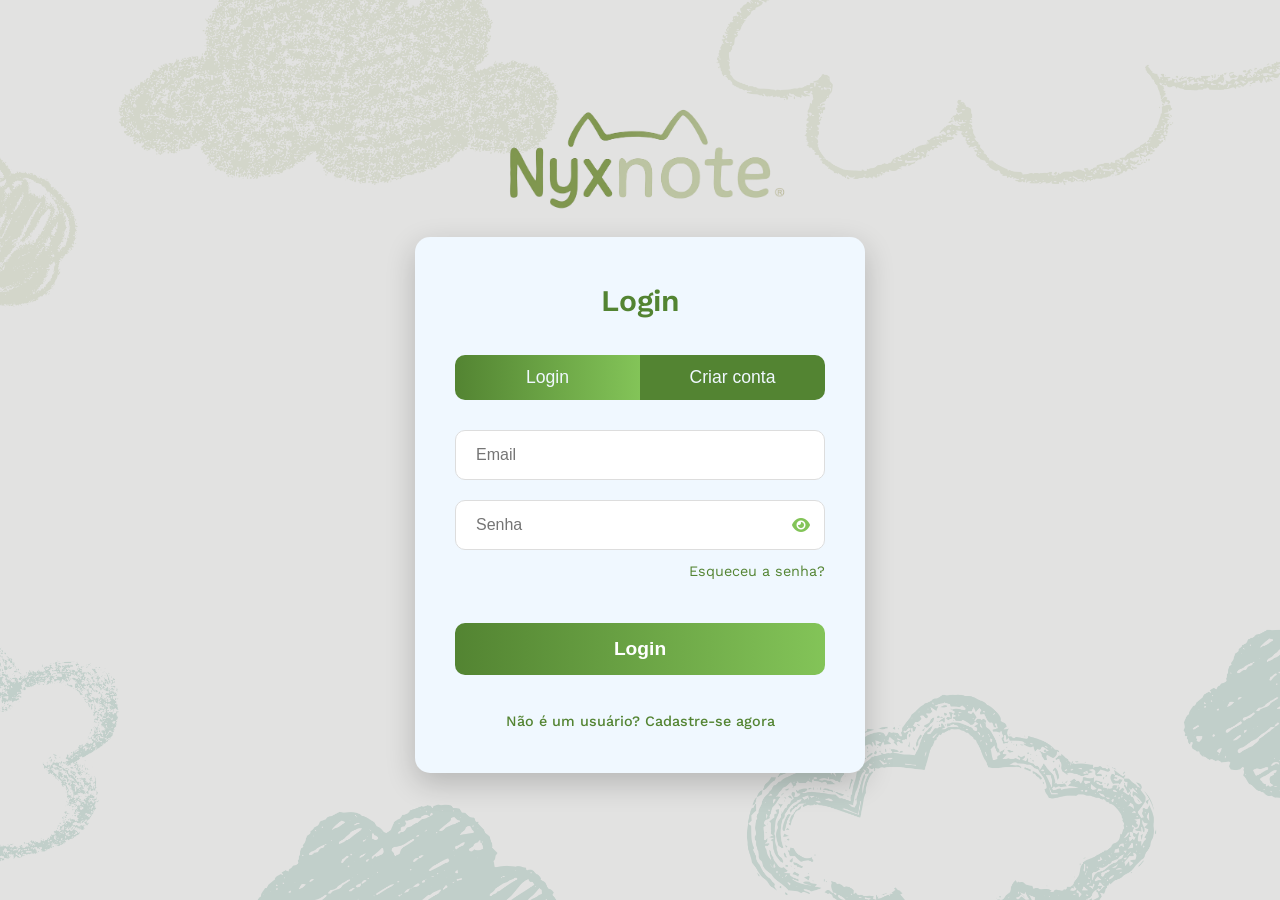
<file: pages/index.html>
<!DOCTYPE html>
<html lang="pt-BR">

<head>
    <!-- Configuração básica do documento -->
    <meta charset="UTF-8">
    <meta name="viewport" content="width=device-width, initial-scale=1.0">
    <title>NyxNote - Login</title>

    <!-- CSS personalizado para o login -->
    <link rel="stylesheet" href="/assets/css/login.css">

    <!-- Ícones do Font Awesome -->
    <link rel="stylesheet" href="https://cdnjs.cloudflare.com/ajax/libs/font-awesome/6.4.0/css/all.min.css">

    <!-- Ícone do site -->
    <link rel="shortcut icon" href="/assets/image/mascote.PNG" type="image/x-icon">
</head>

<body>
    <header>
        <!-- Cabeçalho vazio (poderia ter uma logo, menu, etc.) -->
    </header>

    <!-- Logo centralizada -->
    <center>
        <img src="/assets/image/logo.png" alt="NyxNote Logo" width="300px">
    </center>

    <!-- Container principal do formulário -->
    <main class="container">
        <div class="formbox">
            <h2>Login</h2>

            <!-- Botões de alternância entre login e cadastro -->
            <div class="buttonform">
                <button id="loginbutton" class="buttonativo" onclick="mostrarform('login')">Login</button>
                <button id="criarbutton" class="buttoncriar" onclick="mostrarform('criarconta')">Criar conta</button>
            </div>

            <!-- Formulário de login -->
            <form id="loginform">
                <input type="email" placeholder="Email" id="loginEmail" name="loginEmail">

                <div class="password">
                    <input type="password" placeholder="Senha" id="loginPassword" name="loginPassword">
                    <!-- Ícone para mostrar/ocultar senha -->
                    <i class="fas fa-eye toggle-password" data-target="loginPassword"></i>
                </div>

                <!-- Link para redefinir senha -->
                <p class="esqueceusenha"><a href="#" id="abrir">Esqueceu a senha?</a></p>

                <button type="submit" class="submitloginbutton">Login</button>

                <!-- Link para ir ao cadastro (mostrado se estiver no login) -->
                <p class="toggle-form-link" id="linkToSignup"><a href="#">Não é um usuário? Cadastre-se agora</a></p>
            </form>

            <!-- Formulário de cadastro -->
            <form id="cadastroform">
                <input type="text" placeholder="Username" id="cadastroNome" name="cadastroNome" required>
                <input type="email" placeholder="Email" id="cadastroEmail" name="cadastroEmail" required>

                <div class="password">
                    <input type="password" placeholder="Senha" id="cadastroSenha" name="cadastroSenha" required>
                    <!-- Ícone para mostrar/ocultar senha -->
                    <i class="fas fa-eye toggle-password" data-target="cadastroSenha"></i>
                </div>

                <button type="submit" class="submitcadastro">Cadastrar</button>

                <!-- Link para voltar ao login (mostrado se estiver no cadastro) -->
                <p class="toggle-form-link" id="linkToLogin"><a href="#">Já é um usuário? Entrar</a></p>
            </form>

            <!-- Caixa de mensagens para login e cadastro -->
            <div id="messageBox"
                style="display: none; padding: 10px; margin-top: 15px; border-radius: 8px; text-align: center;"></div>

            <div id="cadastroMessageBox"
                style="display: none; padding: 10px; margin-top: 15px; border-radius: 8px; text-align: center;"></div>
        </div>
    </main>

    <!-- Modal para redefinir senha -->
    <div id="esqueceusenhamodal" class="modal">
        <div class="modalcontent">
            <span class="fechar" id="fecharesqueceusenhamodal">&times;</span>
            <h2>Redefinir Senha</h2>

            <form id="esqueceusenhaForm">
                <input type="email" placeholder="Seu e-mail cadastrado" id="resetEmail" required>
                <button type="submit" class="submitloginbutton">Enviar link de redefinição</button>
            </form>

            <div id="esqueceusenhabox"></div>
        </div>
    </div>

    <!-- Scripts principais -->
    <script type="module" src="/assets/js/login.js"></script>
 
</body>
</html>
</file>
<file: assets/css/login.css>
@import url('https://fonts.googleapis.com/css2?family=Work+Sans:ital,wght@0,100..900;1,100..900&display=swap');

/* Reset de estilos para todos os elementos */
* {
    margin: 0;
    padding: 0;
    box-sizing: border-box;
}

/* Estilos para o corpo da página */
body {
    font-family: "Work Sans", sans-serif;
    font-optical-sizing: auto;
    font-weight: 400;
    font-style: normal;
    min-height: 100vh;
    background-attachment: fixed;
    line-height: 1.6;
    background-image: url('/assets/image/background.png');
    background-size: cover;
    background-repeat: no-repeat;
    background-position: center;
    text-align: center;
    padding: 20px;
    display: flex;
    flex-direction: column;
    justify-content: center;
    align-items: center;
}

/* Estilos para o contêiner principal */
main.container {
    display: flex;
    justify-content: center;
    align-items: center;
    width: 100%;
    max-width: 450px;
    margin: 20px auto;
}

/* Estilos para a caixa do formulário */
.formbox {
    background-color: aliceblue;
    padding: 40px;
    border-radius: 15px;
    box-shadow: 0 10px 30px rgba(0, 0, 0, 0.2);
    text-align: center;
    width: 100%;
    position: relative;
    overflow: hidden;
}

/* Estilos para o título dentro da caixa do formulário */
.formbox h2 {
    font-size: 30px;
    margin-bottom: 30px;
    color: #538432;
    font-weight: 600;
}

/* Estilos para os botões de alternância de formulário */
.buttonform {
    display: flex;
    justify-content: space-between;
    margin-bottom: 30px;
    background-color: aliceblue;
    border-radius: 10px;
    overflow: hidden;
}

/* Estilos base para os botões dentro do botão de formulário */
.buttonform button {
    flex: 1;
    padding: 12px 0;
    border: none;
    background-color: #538432;
    font-size: 1.1rem;
    font-weight: 500;
    cursor: pointer;
    transition: all 0.3s ease;
    color: aliceblue;
}

/* Estilos para o botão ativo no formulário */
.buttonform .buttonativo {
    background: linear-gradient(to right, #538432, #83c458);
    color: aliceblue;
    box-shadow: 0 4px 15px rgba(0, 0, 0, 0.1);
}

/* Estilos para os formulários de login e cadastro (ocultos por padrão) */
#loginform,
#cadastroform {
    display: flex;
    flex-direction: column;
    gap: 20px;
    transition: all 0.5s ease;
    width: 100%;
    padding: 0;
    position: absolute;
    top: 170px;
    left: 50%;
    transform: translateX(-50%);
    opacity: 0;
    height: 0;
    overflow: hidden;
    pointer-events: none;
}

/* Estilos para os formulários de login e cadastro quando ativos */
#loginform.active,
#cadastroform.active {
    opacity: 1;
    height: auto;
    position: static;
    transform: translateX(0);
    pointer-events: auto;
}

/* Estilos para os campos de entrada de texto nos formulários */
#loginform input,
#cadastroform input {
    width: 100%;
    padding: 15px 20px;
    border: 1px solid #ddd;
    border-radius: 10px;
    font-size: 1em;
    outline: none;
    transition: border-color 0.3s ease;
    box-sizing: border-box;
}

/* Estilos para os campos de entrada de texto em foco */
#loginform input:focus,
#cadastroform input:focus {
    border-color: #83c458;
}

/* Estilos para o contêiner da senha */
.password {
    position: relative;
    width: 100%;
}

/* Estilos para o campo de entrada de senha */
.password input {
    padding-right: 45px;
}

/* Estilos para o botão de alternar visibilidade da senha */
.toggle-password {
    position: absolute;
    right: 15px;
    top: 50%;
    transform: translateY(-50%);
    cursor: pointer;
    color: #83c458;
}

/* Estilos para o botão de alternar visibilidade da senha ao passar o mouse */
.toggle-password:hover {
    color: #538432;
}

/* Estilos para o link "Esqueceu a senha?" */
.esqueceusenha {
    text-align: right;
    margin-top: -10px;
    margin-bottom: 10px;
    font-size: 0.9em;
}

/* Estilos para o link dentro de "Esqueceu a senha?" */
.esqueceusenha a {
    color: #538432;
    text-decoration: none;
    transition: color 0.3s ease;
}

/* Estilos para o link dentro de "Esqueceu a senha?" ao passar o mouse */
.esqueceusenha a:hover {
    color: #83c458;
}

/* Estilos para os botões de envio dos formulários */
.submitloginbutton,
.submitcadastro {
    width: 100%;
    padding: 15px 0;
    border: none;
    border-radius: 10px;
    font-size: 1.2em;
    font-weight: 600;
    color: #fff;
    cursor: pointer;
    transition: background 0.3s ease, transform 0.2s ease;
    margin-top: 10px;
}

/* Estilos específicos para o botão de login */
.submitloginbutton {
    background: linear-gradient(to right, #538432, #83c458);
}

/* Estilos específicos para o botão de cadastro */
.submitcadastro {
    background: linear-gradient(to right, #83c458, #538432);
}

/* Estilos para os botões de envio ao passar o mouse */
.submitloginbutton:hover,
.submitcadastro:hover {
    transform: translateY(-2px);
    box-shadow: 0 5px 15px rgba(0, 0, 0, 0.1);
}

/* Estilos para o link de alternar entre formulários */
.toggle-form-link {
    margin-top: 15px;
    font-size: 0.9em;
    color: #666;
}

/* Estilos para o link de alternar entre formulários */
.toggle-form-link a {
    color: #538432;
    text-decoration: none;
    font-weight: 500;
    transition: color 0.3s ease;
}

/* Estilos para o link de alternar entre formulários ao passar o mouse */
.toggle-form-link a:hover {
    color: #83c458;
}

/* Estilos para o rodapé */
footer {
    margin-top: 40px;
    color: #ccc;
    font-size: 0.8em;
}

/* Media query para telas menores (mobile) */
@media (max-width: 480px) {
    /* Ajustes de preenchimento para a caixa do formulário */
    .formbox {
        padding: 25px;
    }

    /* Ajustes de tamanho de fonte para o título da caixa do formulário */
    .formbox h2 {
        font-size: 1.8em;
    }

    /* Ajustes de tamanho de fonte e preenchimento para os botões de alternância */
    .buttonform button {
        font-size: 1em;
        padding: 10px 0;
    }

    /* Ajustes de preenchimento para os campos de entrada */
    #loginform input,
    #cadastroform input {
        padding: 12px 15px;
    }

    /* Ajustes de tamanho de fonte e preenchimento para os botões de envio */
    .submitloginbutton,
    .submitcadastro {
        font-size: 1em;
        padding: 12px 0;
    }

    /* Ajustes de posição para os formulários */
    #loginform,
    #cadastroform {
        top: 150px;
    }
}

/* Estilos para o modal (popup) */
.modal {
    display: none;
    position: fixed;
    z-index: 999;
    top: 0;
    left: 0;
    width: 100%;
    height: 100%;
    background-color: rgba(0, 0, 0, 0.6);
    justify-content: center;
    align-items: center;
    padding: 20px;
    box-sizing: border-box;
}

/* Estilos para o conteúdo do modal */
.modalcontent {
    background-color: #fff;
    padding: 40px;
    border-radius: 15px;
    max-width: 300px;
    width: 500px;
    position: relative;
    box-shadow: 0 8px 30px rgba(0, 0, 0, 0.2);
}

/* Estilos para o botão de fechar o modal */
.fechar {
    position: absolute;
    right: 15px;
    top: 10px;
    font-size: 24px;
    cursor: pointer;
    color: #333;
    background: none;
    border: none;
    padding: 5px;
    z-index: 1000;
}
</file>
